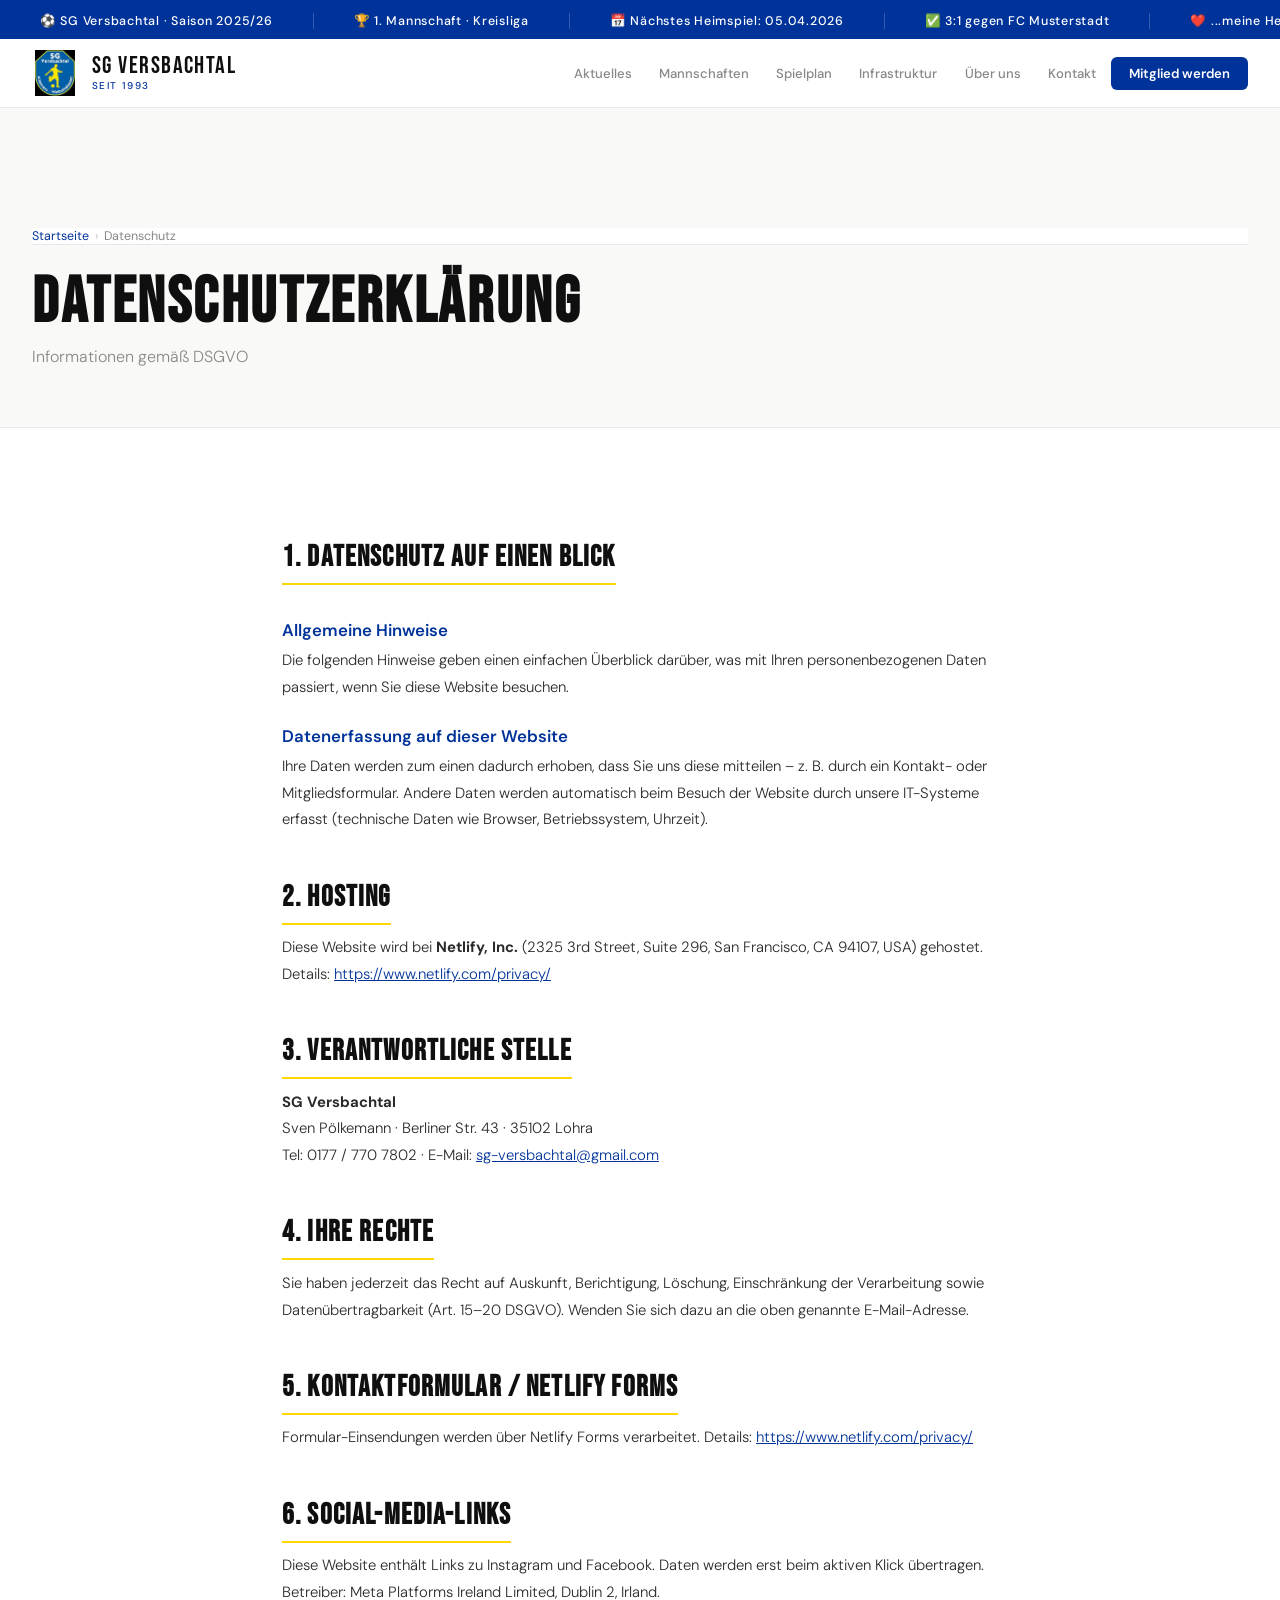
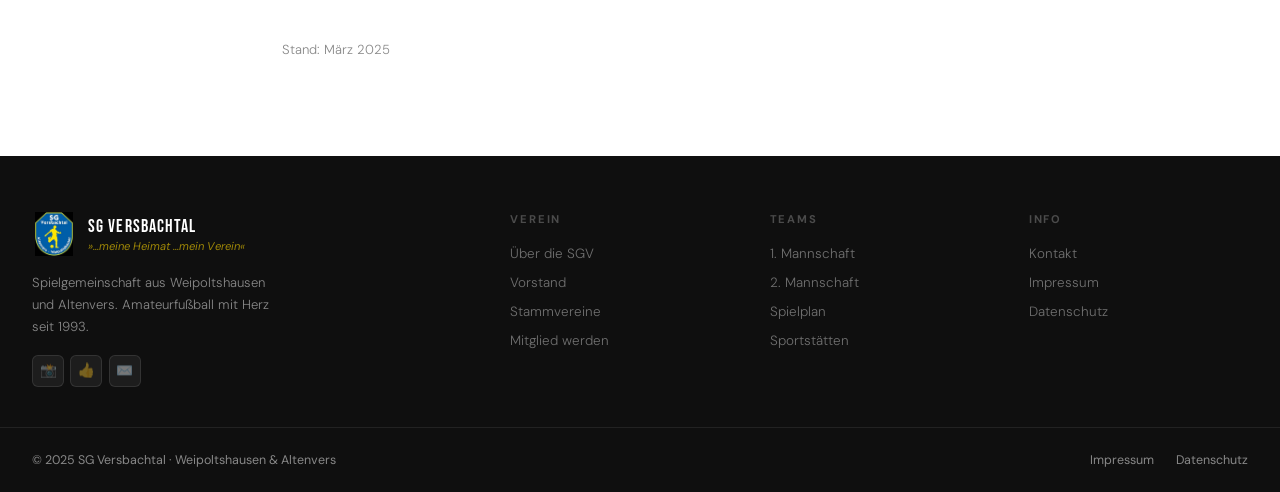
<file: datenschutz.html>
<!DOCTYPE html>
<html lang="de">
<head>
<meta charset="UTF-8"/>
<meta name="viewport" content="width=device-width,initial-scale=1.0"/>
<meta name="robots" content="noindex"/>
<title>Datenschutz | SG Versbachtal</title>
<style>
@import url('https://fonts.googleapis.com/css2?family=DM+Sans:ital,opsz,wght@0,9..40,300;0,9..40,400;0,9..40,500;0,9..40,700;1,9..40,300&family=Bebas+Neue&display=swap');
:root{--ink:#0f0f0f;--ink2:#2a2a2a;--muted:#888;--rule:#e8e8e8;--blue:#003399;--gold:#FFD700;--white:#fff;--off:#f9f9f7;--accent:#0033cc}
*,*::before,*::after{box-sizing:border-box;margin:0;padding:0}
html{scroll-behavior:smooth}
body{font-family:'DM Sans',sans-serif;background:var(--white);color:var(--ink);overflow-x:hidden}
a{text-decoration:none;color:inherit}ul{list-style:none}img{max-width:100%;display:block}
.ticker{background:var(--blue);color:#fff;padding:9px 0;overflow:hidden;white-space:nowrap}
.ticker-inner{display:inline-flex;gap:0;animation:tick 24s linear infinite}
.ti{font-size:.78rem;font-weight:500;letter-spacing:.06em;padding:0 2.5rem;border-right:1px solid rgba(255,255,255,.2)}
@keyframes tick{0%{transform:translateX(0)}100%{transform:translateX(-50%)}}
nav{background:var(--white);border-bottom:1px solid var(--rule);position:sticky;top:0;z-index:200}
.nav-inner{max-width:1320px;margin:0 auto;padding:0 2rem;height:68px;display:flex;align-items:center;justify-content:space-between;gap:2rem}
.brand{display:flex;align-items:center;gap:14px}.brand img{width:46px;height:46px;object-fit:contain}
.brand-name{font-family:'Bebas Neue',sans-serif;font-size:1.5rem;letter-spacing:.06em;color:var(--ink);line-height:1}
.brand-sub{font-size:.62rem;font-weight:500;color:var(--blue);letter-spacing:.14em;text-transform:uppercase;margin-top:1px}
.nav-links{display:flex;align-items:center;gap:.2rem}
.nav-links a{font-size:.82rem;font-weight:500;color:var(--muted);padding:7px 12px;border-radius:6px;transition:.2s;white-space:nowrap}
.nav-links a:hover{color:var(--ink);background:var(--off)}
.nav-cta{background:var(--blue)!important;color:#fff!important;border-radius:6px!important;padding:8px 18px!important;font-weight:600!important}
.nav-cta:hover{background:var(--accent)!important}
section{padding:80px 0}.page-hero{padding:120px 0 60px;background:var(--off);border-bottom:1px solid var(--rule)}
.container{max-width:1320px;margin:0 auto;padding:0 2rem}
.breadcrumb{display:flex;align-items:center;gap:6px;font-size:.78rem;color:var(--muted);margin-bottom:1.2rem}
.breadcrumb a{color:var(--blue)}.breadcrumb-sep{opacity:.5}
.section-rule{display:flex;align-items:baseline;gap:1.5rem;margin-bottom:2.5rem;padding-bottom:1rem;border-bottom:2px solid var(--ink)}
.section-rule h2{font-family:'Bebas Neue',sans-serif;font-size:clamp(1.8rem,3vw,2.6rem);letter-spacing:.04em}
.rule-tag{font-size:.72rem;font-weight:600;letter-spacing:.14em;text-transform:uppercase;color:var(--blue)}
.btn{display:inline-flex;align-items:center;gap:8px;padding:13px 26px;border-radius:6px;font-family:'DM Sans',sans-serif;font-size:.9rem;font-weight:600;cursor:pointer;border:none;transition:.2s}
.btn-blue{background:var(--blue);color:#fff}.btn-blue:hover{background:var(--accent);transform:translateY(-2px)}
.btn-ghost{background:transparent;color:var(--ink);border:1.5px solid var(--rule)}.btn-ghost:hover{border-color:var(--ink)}
.fi{opacity:0;transform:translateY(22px);transition:opacity .6s ease,transform .6s ease}
.fi.in{opacity:1;transform:none}.d1{transition-delay:.1s}.d2{transition-delay:.2s}.d3{transition-delay:.3s}
footer{background:var(--ink);color:rgba(255,255,255,.5);padding:3.5rem 0 1.5rem}
.foot-grid{display:grid;grid-template-columns:2fr 1fr 1fr 1fr;gap:2.5rem;padding-bottom:2.5rem;border-bottom:1px solid rgba(255,255,255,.08);max-width:1320px;margin:0 auto;padding-left:2rem;padding-right:2rem}
.fb{display:flex;flex-direction:column;gap:1rem}
.fb-logo{display:flex;align-items:center;gap:12px}.fb-logo img{width:44px;height:44px;object-fit:contain}
.fb-name{font-family:'Bebas Neue',sans-serif;font-size:1.15rem;letter-spacing:.06em;color:#fff}
.fb-slogan{font-size:.7rem;color:rgba(255,215,0,.6);font-style:italic;margin-top:1px}
.fb p{font-size:.82rem;line-height:1.7;font-weight:300;max-width:250px}
.fb-socs{display:flex;gap:.4rem}
.fb-soc{width:32px;height:32px;border-radius:6px;background:rgba(255,255,255,.06);border:1px solid rgba(255,255,255,.1);display:flex;align-items:center;justify-content:center;font-size:.85rem;color:rgba(255,255,255,.4);transition:.2s;cursor:pointer}
.fb-soc:hover{background:var(--gold);border-color:var(--gold);color:var(--ink)}
.fc h4{font-size:.7rem;font-weight:700;letter-spacing:.16em;text-transform:uppercase;color:rgba(255,255,255,.25);margin-bottom:1rem}
.fc ul{display:flex;flex-direction:column;gap:.5rem}
.fc ul a{font-size:.84rem;color:rgba(255,255,255,.4);transition:.2s;font-weight:300}.fc ul a:hover{color:#fff}
.foot-bottom{max-width:1320px;margin:0 auto;padding:1.5rem 2rem 0;display:flex;justify-content:space-between;align-items:center;flex-wrap:wrap;gap:.8rem}
.foot-copy{font-size:.78rem}.foot-legal{display:flex;gap:1.4rem}
.foot-legal a{font-size:.78rem;transition:.2s}.foot-legal a:hover{color:#fff}
.prose h2{font-family:'Bebas Neue',sans-serif;font-size:1.8rem;letter-spacing:.04em;color:var(--ink);margin:2rem 0 .6rem;padding-bottom:.5rem;border-bottom:2px solid var(--gold);display:inline-block}
.prose h3{font-size:1.05rem;font-weight:600;color:var(--blue);margin:1.5rem 0 .4rem}
.prose p{font-size:.93rem;color:var(--ink2);line-height:1.8;margin-bottom:.9rem;font-weight:300}
.prose a{color:var(--blue);text-decoration:underline}.prose ul{list-style:disc;padding-left:1.4rem;margin-bottom:.9rem}
.prose ul li{font-size:.93rem;color:var(--ink2);margin-bottom:.3rem;font-weight:300}
.people-grid{display:grid;grid-template-columns:repeat(auto-fit,minmax(200px,1fr));gap:1.2rem;margin-top:2rem}
.person-card{background:var(--white);border:1px solid var(--rule);border-radius:12px;padding:1.5rem 1.2rem;text-align:center;transition:.25s}
.person-card:hover{border-color:var(--blue);transform:translateY(-4px)}
.person-avatar{width:64px;height:64px;background:rgba(0,51,153,.08);border:2px solid rgba(0,51,153,.15);border-radius:50%;margin:0 auto .9rem;display:flex;align-items:center;justify-content:center;font-size:1.6rem}
.person-card h4{font-family:'Bebas Neue',sans-serif;font-size:1.1rem;letter-spacing:.04em;color:var(--ink);margin-bottom:3px}
.person-card .role{font-size:.74rem;font-weight:600;letter-spacing:.08em;text-transform:uppercase;color:var(--muted)}
.sv-grid{display:grid;grid-template-columns:repeat(2,1fr);gap:1.5rem;margin-top:2rem}
.sv-card{display:flex;gap:1.5rem;align-items:center;padding:1.8rem;border:1px solid var(--rule);border-radius:12px;transition:.25s}
.sv-card:hover{border-color:var(--blue);background:var(--off)}
.sv-logo{width:90px;height:90px;object-fit:contain;flex-shrink:0}
.sv-text h3{font-family:'Bebas Neue',sans-serif;font-size:1.3rem;letter-spacing:.04em;margin-bottom:.3rem}
.sv-text p{font-size:.86rem;color:var(--muted);line-height:1.6;font-weight:300}
@media(max-width:960px){.nav-links{display:none}.foot-grid{grid-template-columns:1fr}.sv-grid{grid-template-columns:1fr}.people-grid{grid-template-columns:1fr 1fr}}
@media(max-width:500px){.people-grid{grid-template-columns:1fr}}
</style>
</head>
<body>
<div class="ticker"><div class="ticker-inner" id="ti"><span class="ti">⚽ SG Versbachtal · Saison 2025/26</span><span class="ti">🏆 1. Mannschaft · Kreisliga</span><span class="ti">📅 Nächstes Heimspiel: 05.04.2026</span><span class="ti">✅ 3:1 gegen FC Musterstadt</span><span class="ti">❤️ ...meine Heimat · ...mein Verein</span><span class="ti">⚽ SG Versbachtal · Saison 2025/26</span><span class="ti">🏆 1. Mannschaft · Kreisliga</span><span class="ti">📅 Nächstes Heimspiel: 05.04.2026</span><span class="ti">✅ 3:1 gegen FC Musterstadt</span><span class="ti">❤️ ...meine Heimat · ...mein Verein</span></div></div>
<nav id="nav"><div class="nav-inner"><a href="index.html" class="brand"><img src="[data-uri]" alt="SGV"/><div><div class="brand-name">SG Versbachtal</div><div class="brand-sub">Seit 1993</div></div></a><div class="nav-links"><a href="index.html#aktuelles">Aktuelles</a><a href="index.html#mannschaften">Mannschaften</a><a href="index.html#spielplan">Spielplan</a><a href="index.html#infrastruktur">Infrastruktur</a><a href="die-sgv.html">Über uns</a><a href="index.html#kontakt">Kontakt</a><a href="index.html#mitglied" class="nav-cta">Mitglied werden</a></div></div></nav>
<div class="page-hero">
  <div class="container">
    <nav class="breadcrumb"><a href="index.html">Startseite</a><span class="breadcrumb-sep">›</span><span>Datenschutz</span></nav>
    <h1 style="font-family:'Bebas Neue',sans-serif;font-size:clamp(2.5rem,5vw,4rem);letter-spacing:.04em;margin-bottom:.3rem">Datenschutzerklärung</h1>
    <p style="font-size:1rem;color:var(--muted);font-weight:300">Informationen gemäß DSGVO</p>
  </div>
</div>
<section>
  <div class="container" style="max-width:780px">
    <div class="prose fi">
      <h2>1. Datenschutz auf einen Blick</h2>
      <h3>Allgemeine Hinweise</h3>
      <p>Die folgenden Hinweise geben einen einfachen Überblick darüber, was mit Ihren personenbezogenen Daten passiert, wenn Sie diese Website besuchen.</p>
      <h3>Datenerfassung auf dieser Website</h3>
      <p>Ihre Daten werden zum einen dadurch erhoben, dass Sie uns diese mitteilen – z. B. durch ein Kontakt- oder Mitgliedsformular. Andere Daten werden automatisch beim Besuch der Website durch unsere IT-Systeme erfasst (technische Daten wie Browser, Betriebssystem, Uhrzeit).</p>
      <h2>2. Hosting</h2>
      <p>Diese Website wird bei <strong>Netlify, Inc.</strong> (2325 3rd Street, Suite 296, San Francisco, CA 94107, USA) gehostet. Details: <a href="https://www.netlify.com/privacy/" target="_blank">https://www.netlify.com/privacy/</a></p>
      <h2>3. Verantwortliche Stelle</h2>
      <p><strong>SG Versbachtal</strong><br/>Sven Pölkemann · Berliner Str. 43 · 35102 Lohra<br/>Tel: 0177 / 770 7802 · E-Mail: <a href="mailto:sg-versbachtal@gmail.com">sg-versbachtal@gmail.com</a></p>
      <h2>4. Ihre Rechte</h2>
      <p>Sie haben jederzeit das Recht auf Auskunft, Berichtigung, Löschung, Einschränkung der Verarbeitung sowie Datenübertragbarkeit (Art. 15–20 DSGVO). Wenden Sie sich dazu an die oben genannte E-Mail-Adresse.</p>
      <h2>5. Kontaktformular / Netlify Forms</h2>
      <p>Formular-Einsendungen werden über Netlify Forms verarbeitet. Details: <a href="https://www.netlify.com/privacy/" target="_blank">https://www.netlify.com/privacy/</a></p>
      <h2>6. Social-Media-Links</h2>
      <p>Diese Website enthält Links zu Instagram und Facebook. Daten werden erst beim aktiven Klick übertragen. Betreiber: Meta Platforms Ireland Limited, Dublin 2, Irland.</p>
      <p style="font-size:.82rem;color:var(--muted);margin-top:2rem">Stand: März 2025</p>
    </div>
  </div>
</section>
<footer><div class="foot-grid"><div class="fb"><div class="fb-logo"><img src="[data-uri]" alt="SGV"/><div><div class="fb-name">SG Versbachtal</div><div class="fb-slogan">»...meine Heimat ...mein Verein«</div></div></div><p>Spielgemeinschaft aus Weipoltshausen und Altenvers. Amateurfußball mit Herz seit 1993.</p><div class="fb-socs"><a href="https://www.instagram.com/sgversbachtal/" target="_blank" class="fb-soc">📸</a><a href="https://www.facebook.com/search/top?q=sg%20versbachtal" target="_blank" class="fb-soc">👍</a><a href="mailto:sg-versbachtal@gmail.com" class="fb-soc">✉️</a></div></div><div class="fc"><h4>Verein</h4><ul><li><a href="die-sgv.html">Über die SGV</a></li><li><a href="die-sgv.html#vorstand">Vorstand</a></li><li><a href="die-sgv.html#stammvereine">Stammvereine</a></li><li><a href="index.html#mitglied">Mitglied werden</a></li></ul></div><div class="fc"><h4>Teams</h4><ul><li><a href="index.html#mannschaften">1. Mannschaft</a></li><li><a href="index.html#mannschaften">2. Mannschaft</a></li><li><a href="index.html#spielplan">Spielplan</a></li><li><a href="index.html#infrastruktur">Sportstätten</a></li></ul></div><div class="fc"><h4>Info</h4><ul><li><a href="index.html#kontakt">Kontakt</a></li><li><a href="impressum.html">Impressum</a></li><li><a href="datenschutz.html">Datenschutz</a></li></ul></div></div><div class="foot-bottom"><p class="foot-copy">© 2025 SG Versbachtal · Weipoltshausen &amp; Altenvers</p><div class="foot-legal"><a href="impressum.html">Impressum</a><a href="datenschutz.html">Datenschutz</a></div></div></footer>
<script>
const obs=new IntersectionObserver(e=>e.forEach(x=>{if(x.isIntersecting){x.target.classList.add('in');obs.unobserve(x.target)}}),{threshold:.1,rootMargin:'0px 0px -40px 0px'});
document.querySelectorAll('.fi').forEach(el=>obs.observe(el));
</script>
</body>
</html>
</file>
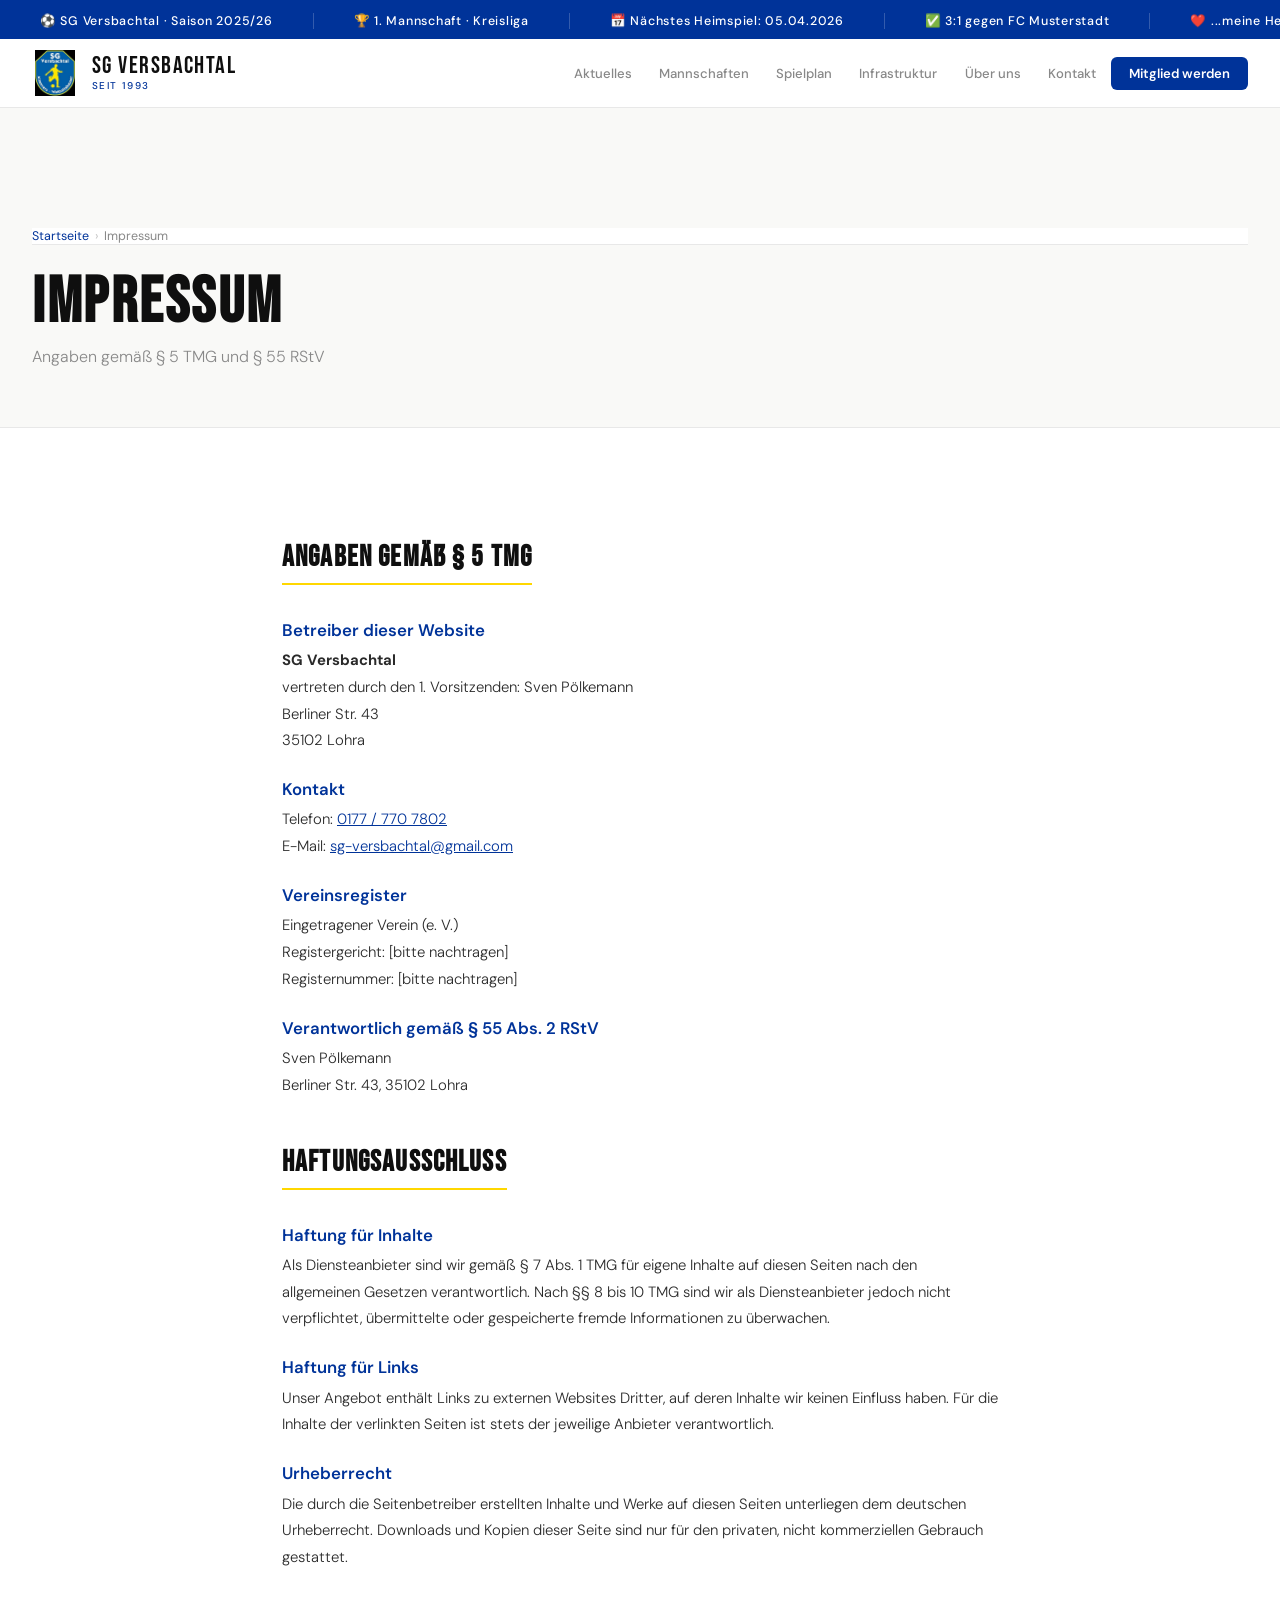
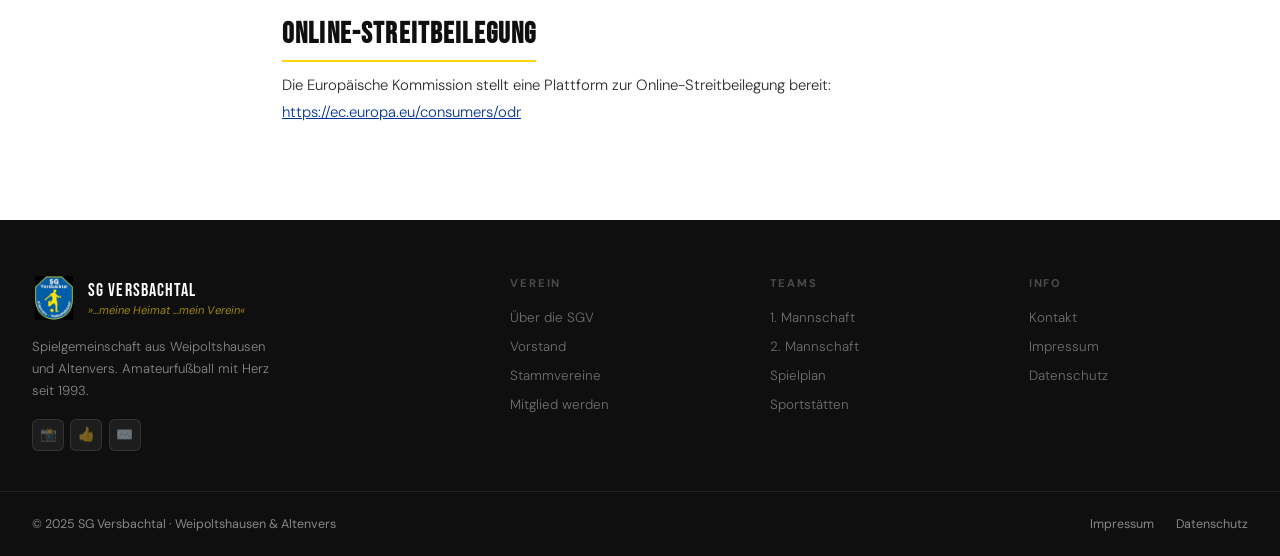
<file: impressum.html>
<!DOCTYPE html>
<html lang="de">
<head>
<meta charset="UTF-8"/>
<meta name="viewport" content="width=device-width,initial-scale=1.0"/>
<meta name="robots" content="noindex"/>
<title>Impressum | SG Versbachtal</title>
<style>
@import url('https://fonts.googleapis.com/css2?family=DM+Sans:ital,opsz,wght@0,9..40,300;0,9..40,400;0,9..40,500;0,9..40,700;1,9..40,300&family=Bebas+Neue&display=swap');
:root{--ink:#0f0f0f;--ink2:#2a2a2a;--muted:#888;--rule:#e8e8e8;--blue:#003399;--gold:#FFD700;--white:#fff;--off:#f9f9f7;--accent:#0033cc}
*,*::before,*::after{box-sizing:border-box;margin:0;padding:0}
html{scroll-behavior:smooth}
body{font-family:'DM Sans',sans-serif;background:var(--white);color:var(--ink);overflow-x:hidden}
a{text-decoration:none;color:inherit}ul{list-style:none}img{max-width:100%;display:block}
.ticker{background:var(--blue);color:#fff;padding:9px 0;overflow:hidden;white-space:nowrap}
.ticker-inner{display:inline-flex;gap:0;animation:tick 24s linear infinite}
.ti{font-size:.78rem;font-weight:500;letter-spacing:.06em;padding:0 2.5rem;border-right:1px solid rgba(255,255,255,.2)}
@keyframes tick{0%{transform:translateX(0)}100%{transform:translateX(-50%)}}
nav{background:var(--white);border-bottom:1px solid var(--rule);position:sticky;top:0;z-index:200}
.nav-inner{max-width:1320px;margin:0 auto;padding:0 2rem;height:68px;display:flex;align-items:center;justify-content:space-between;gap:2rem}
.brand{display:flex;align-items:center;gap:14px}.brand img{width:46px;height:46px;object-fit:contain}
.brand-name{font-family:'Bebas Neue',sans-serif;font-size:1.5rem;letter-spacing:.06em;color:var(--ink);line-height:1}
.brand-sub{font-size:.62rem;font-weight:500;color:var(--blue);letter-spacing:.14em;text-transform:uppercase;margin-top:1px}
.nav-links{display:flex;align-items:center;gap:.2rem}
.nav-links a{font-size:.82rem;font-weight:500;color:var(--muted);padding:7px 12px;border-radius:6px;transition:.2s;white-space:nowrap}
.nav-links a:hover{color:var(--ink);background:var(--off)}
.nav-cta{background:var(--blue)!important;color:#fff!important;border-radius:6px!important;padding:8px 18px!important;font-weight:600!important}
.nav-cta:hover{background:var(--accent)!important}
section{padding:80px 0}.page-hero{padding:120px 0 60px;background:var(--off);border-bottom:1px solid var(--rule)}
.container{max-width:1320px;margin:0 auto;padding:0 2rem}
.breadcrumb{display:flex;align-items:center;gap:6px;font-size:.78rem;color:var(--muted);margin-bottom:1.2rem}
.breadcrumb a{color:var(--blue)}.breadcrumb-sep{opacity:.5}
.section-rule{display:flex;align-items:baseline;gap:1.5rem;margin-bottom:2.5rem;padding-bottom:1rem;border-bottom:2px solid var(--ink)}
.section-rule h2{font-family:'Bebas Neue',sans-serif;font-size:clamp(1.8rem,3vw,2.6rem);letter-spacing:.04em}
.rule-tag{font-size:.72rem;font-weight:600;letter-spacing:.14em;text-transform:uppercase;color:var(--blue)}
.btn{display:inline-flex;align-items:center;gap:8px;padding:13px 26px;border-radius:6px;font-family:'DM Sans',sans-serif;font-size:.9rem;font-weight:600;cursor:pointer;border:none;transition:.2s}
.btn-blue{background:var(--blue);color:#fff}.btn-blue:hover{background:var(--accent);transform:translateY(-2px)}
.btn-ghost{background:transparent;color:var(--ink);border:1.5px solid var(--rule)}.btn-ghost:hover{border-color:var(--ink)}
.fi{opacity:0;transform:translateY(22px);transition:opacity .6s ease,transform .6s ease}
.fi.in{opacity:1;transform:none}.d1{transition-delay:.1s}.d2{transition-delay:.2s}.d3{transition-delay:.3s}
footer{background:var(--ink);color:rgba(255,255,255,.5);padding:3.5rem 0 1.5rem}
.foot-grid{display:grid;grid-template-columns:2fr 1fr 1fr 1fr;gap:2.5rem;padding-bottom:2.5rem;border-bottom:1px solid rgba(255,255,255,.08);max-width:1320px;margin:0 auto;padding-left:2rem;padding-right:2rem}
.fb{display:flex;flex-direction:column;gap:1rem}
.fb-logo{display:flex;align-items:center;gap:12px}.fb-logo img{width:44px;height:44px;object-fit:contain}
.fb-name{font-family:'Bebas Neue',sans-serif;font-size:1.15rem;letter-spacing:.06em;color:#fff}
.fb-slogan{font-size:.7rem;color:rgba(255,215,0,.6);font-style:italic;margin-top:1px}
.fb p{font-size:.82rem;line-height:1.7;font-weight:300;max-width:250px}
.fb-socs{display:flex;gap:.4rem}
.fb-soc{width:32px;height:32px;border-radius:6px;background:rgba(255,255,255,.06);border:1px solid rgba(255,255,255,.1);display:flex;align-items:center;justify-content:center;font-size:.85rem;color:rgba(255,255,255,.4);transition:.2s;cursor:pointer}
.fb-soc:hover{background:var(--gold);border-color:var(--gold);color:var(--ink)}
.fc h4{font-size:.7rem;font-weight:700;letter-spacing:.16em;text-transform:uppercase;color:rgba(255,255,255,.25);margin-bottom:1rem}
.fc ul{display:flex;flex-direction:column;gap:.5rem}
.fc ul a{font-size:.84rem;color:rgba(255,255,255,.4);transition:.2s;font-weight:300}.fc ul a:hover{color:#fff}
.foot-bottom{max-width:1320px;margin:0 auto;padding:1.5rem 2rem 0;display:flex;justify-content:space-between;align-items:center;flex-wrap:wrap;gap:.8rem}
.foot-copy{font-size:.78rem}.foot-legal{display:flex;gap:1.4rem}
.foot-legal a{font-size:.78rem;transition:.2s}.foot-legal a:hover{color:#fff}
.prose h2{font-family:'Bebas Neue',sans-serif;font-size:1.8rem;letter-spacing:.04em;color:var(--ink);margin:2rem 0 .6rem;padding-bottom:.5rem;border-bottom:2px solid var(--gold);display:inline-block}
.prose h3{font-size:1.05rem;font-weight:600;color:var(--blue);margin:1.5rem 0 .4rem}
.prose p{font-size:.93rem;color:var(--ink2);line-height:1.8;margin-bottom:.9rem;font-weight:300}
.prose a{color:var(--blue);text-decoration:underline}.prose ul{list-style:disc;padding-left:1.4rem;margin-bottom:.9rem}
.prose ul li{font-size:.93rem;color:var(--ink2);margin-bottom:.3rem;font-weight:300}
.people-grid{display:grid;grid-template-columns:repeat(auto-fit,minmax(200px,1fr));gap:1.2rem;margin-top:2rem}
.person-card{background:var(--white);border:1px solid var(--rule);border-radius:12px;padding:1.5rem 1.2rem;text-align:center;transition:.25s}
.person-card:hover{border-color:var(--blue);transform:translateY(-4px)}
.person-avatar{width:64px;height:64px;background:rgba(0,51,153,.08);border:2px solid rgba(0,51,153,.15);border-radius:50%;margin:0 auto .9rem;display:flex;align-items:center;justify-content:center;font-size:1.6rem}
.person-card h4{font-family:'Bebas Neue',sans-serif;font-size:1.1rem;letter-spacing:.04em;color:var(--ink);margin-bottom:3px}
.person-card .role{font-size:.74rem;font-weight:600;letter-spacing:.08em;text-transform:uppercase;color:var(--muted)}
.sv-grid{display:grid;grid-template-columns:repeat(2,1fr);gap:1.5rem;margin-top:2rem}
.sv-card{display:flex;gap:1.5rem;align-items:center;padding:1.8rem;border:1px solid var(--rule);border-radius:12px;transition:.25s}
.sv-card:hover{border-color:var(--blue);background:var(--off)}
.sv-logo{width:90px;height:90px;object-fit:contain;flex-shrink:0}
.sv-text h3{font-family:'Bebas Neue',sans-serif;font-size:1.3rem;letter-spacing:.04em;margin-bottom:.3rem}
.sv-text p{font-size:.86rem;color:var(--muted);line-height:1.6;font-weight:300}
@media(max-width:960px){.nav-links{display:none}.foot-grid{grid-template-columns:1fr}.sv-grid{grid-template-columns:1fr}.people-grid{grid-template-columns:1fr 1fr}}
@media(max-width:500px){.people-grid{grid-template-columns:1fr}}
</style>
</head>
<body>
<div class="ticker"><div class="ticker-inner" id="ti"><span class="ti">⚽ SG Versbachtal · Saison 2025/26</span><span class="ti">🏆 1. Mannschaft · Kreisliga</span><span class="ti">📅 Nächstes Heimspiel: 05.04.2026</span><span class="ti">✅ 3:1 gegen FC Musterstadt</span><span class="ti">❤️ ...meine Heimat · ...mein Verein</span><span class="ti">⚽ SG Versbachtal · Saison 2025/26</span><span class="ti">🏆 1. Mannschaft · Kreisliga</span><span class="ti">📅 Nächstes Heimspiel: 05.04.2026</span><span class="ti">✅ 3:1 gegen FC Musterstadt</span><span class="ti">❤️ ...meine Heimat · ...mein Verein</span></div></div>
<nav id="nav"><div class="nav-inner"><a href="index.html" class="brand"><img src="[data-uri]" alt="SGV"/><div><div class="brand-name">SG Versbachtal</div><div class="brand-sub">Seit 1993</div></div></a><div class="nav-links"><a href="index.html#aktuelles">Aktuelles</a><a href="index.html#mannschaften">Mannschaften</a><a href="index.html#spielplan">Spielplan</a><a href="index.html#infrastruktur">Infrastruktur</a><a href="die-sgv.html">Über uns</a><a href="index.html#kontakt">Kontakt</a><a href="index.html#mitglied" class="nav-cta">Mitglied werden</a></div></div></nav>
<div class="page-hero">
  <div class="container">
    <nav class="breadcrumb"><a href="index.html">Startseite</a><span class="breadcrumb-sep">›</span><span>Impressum</span></nav>
    <h1 style="font-family:'Bebas Neue',sans-serif;font-size:clamp(2.5rem,5vw,4rem);letter-spacing:.04em;margin-bottom:.3rem">Impressum</h1>
    <p style="font-size:1rem;color:var(--muted);font-weight:300">Angaben gemäß § 5 TMG und § 55 RStV</p>
  </div>
</div>
<section>
  <div class="container" style="max-width:780px">
    <div class="prose fi">
      <h2>Angaben gemäß § 5 TMG</h2>
      <h3>Betreiber dieser Website</h3>
      <p><strong>SG Versbachtal</strong><br/>vertreten durch den 1. Vorsitzenden: Sven Pölkemann<br/>Berliner Str. 43<br/>35102 Lohra</p>
      <h3>Kontakt</h3>
      <p>Telefon: <a href="tel:+4917770780802">0177 / 770 7802</a><br/>E-Mail: <a href="mailto:sg-versbachtal@gmail.com">sg-versbachtal@gmail.com</a></p>
      <h3>Vereinsregister</h3>
      <p>Eingetragener Verein (e. V.)<br/>Registergericht: [bitte nachtragen]<br/>Registernummer: [bitte nachtragen]</p>
      <h3>Verantwortlich gemäß § 55 Abs. 2 RStV</h3>
      <p>Sven Pölkemann<br/>Berliner Str. 43, 35102 Lohra</p>
      <h2>Haftungsausschluss</h2>
      <h3>Haftung für Inhalte</h3>
      <p>Als Diensteanbieter sind wir gemäß § 7 Abs. 1 TMG für eigene Inhalte auf diesen Seiten nach den allgemeinen Gesetzen verantwortlich. Nach §§ 8 bis 10 TMG sind wir als Diensteanbieter jedoch nicht verpflichtet, übermittelte oder gespeicherte fremde Informationen zu überwachen.</p>
      <h3>Haftung für Links</h3>
      <p>Unser Angebot enthält Links zu externen Websites Dritter, auf deren Inhalte wir keinen Einfluss haben. Für die Inhalte der verlinkten Seiten ist stets der jeweilige Anbieter verantwortlich.</p>
      <h3>Urheberrecht</h3>
      <p>Die durch die Seitenbetreiber erstellten Inhalte und Werke auf diesen Seiten unterliegen dem deutschen Urheberrecht. Downloads und Kopien dieser Seite sind nur für den privaten, nicht kommerziellen Gebrauch gestattet.</p>
      <h2>Online-Streitbeilegung</h2>
      <p>Die Europäische Kommission stellt eine Plattform zur Online-Streitbeilegung bereit: <a href="https://ec.europa.eu/consumers/odr" target="_blank">https://ec.europa.eu/consumers/odr</a></p>
    </div>
  </div>
</section>
<footer><div class="foot-grid"><div class="fb"><div class="fb-logo"><img src="[data-uri]" alt="SGV"/><div><div class="fb-name">SG Versbachtal</div><div class="fb-slogan">»...meine Heimat ...mein Verein«</div></div></div><p>Spielgemeinschaft aus Weipoltshausen und Altenvers. Amateurfußball mit Herz seit 1993.</p><div class="fb-socs"><a href="https://www.instagram.com/sgversbachtal/" target="_blank" class="fb-soc">📸</a><a href="https://www.facebook.com/search/top?q=sg%20versbachtal" target="_blank" class="fb-soc">👍</a><a href="mailto:sg-versbachtal@gmail.com" class="fb-soc">✉️</a></div></div><div class="fc"><h4>Verein</h4><ul><li><a href="die-sgv.html">Über die SGV</a></li><li><a href="die-sgv.html#vorstand">Vorstand</a></li><li><a href="die-sgv.html#stammvereine">Stammvereine</a></li><li><a href="index.html#mitglied">Mitglied werden</a></li></ul></div><div class="fc"><h4>Teams</h4><ul><li><a href="index.html#mannschaften">1. Mannschaft</a></li><li><a href="index.html#mannschaften">2. Mannschaft</a></li><li><a href="index.html#spielplan">Spielplan</a></li><li><a href="index.html#infrastruktur">Sportstätten</a></li></ul></div><div class="fc"><h4>Info</h4><ul><li><a href="index.html#kontakt">Kontakt</a></li><li><a href="impressum.html">Impressum</a></li><li><a href="datenschutz.html">Datenschutz</a></li></ul></div></div><div class="foot-bottom"><p class="foot-copy">© 2025 SG Versbachtal · Weipoltshausen &amp; Altenvers</p><div class="foot-legal"><a href="impressum.html">Impressum</a><a href="datenschutz.html">Datenschutz</a></div></div></footer>
<script>
const obs=new IntersectionObserver(e=>e.forEach(x=>{if(x.isIntersecting){x.target.classList.add('in');obs.unobserve(x.target)}}),{threshold:.1,rootMargin:'0px 0px -40px 0px'});
document.querySelectorAll('.fi').forEach(el=>obs.observe(el));
</script>
</body>
</html>
</file>
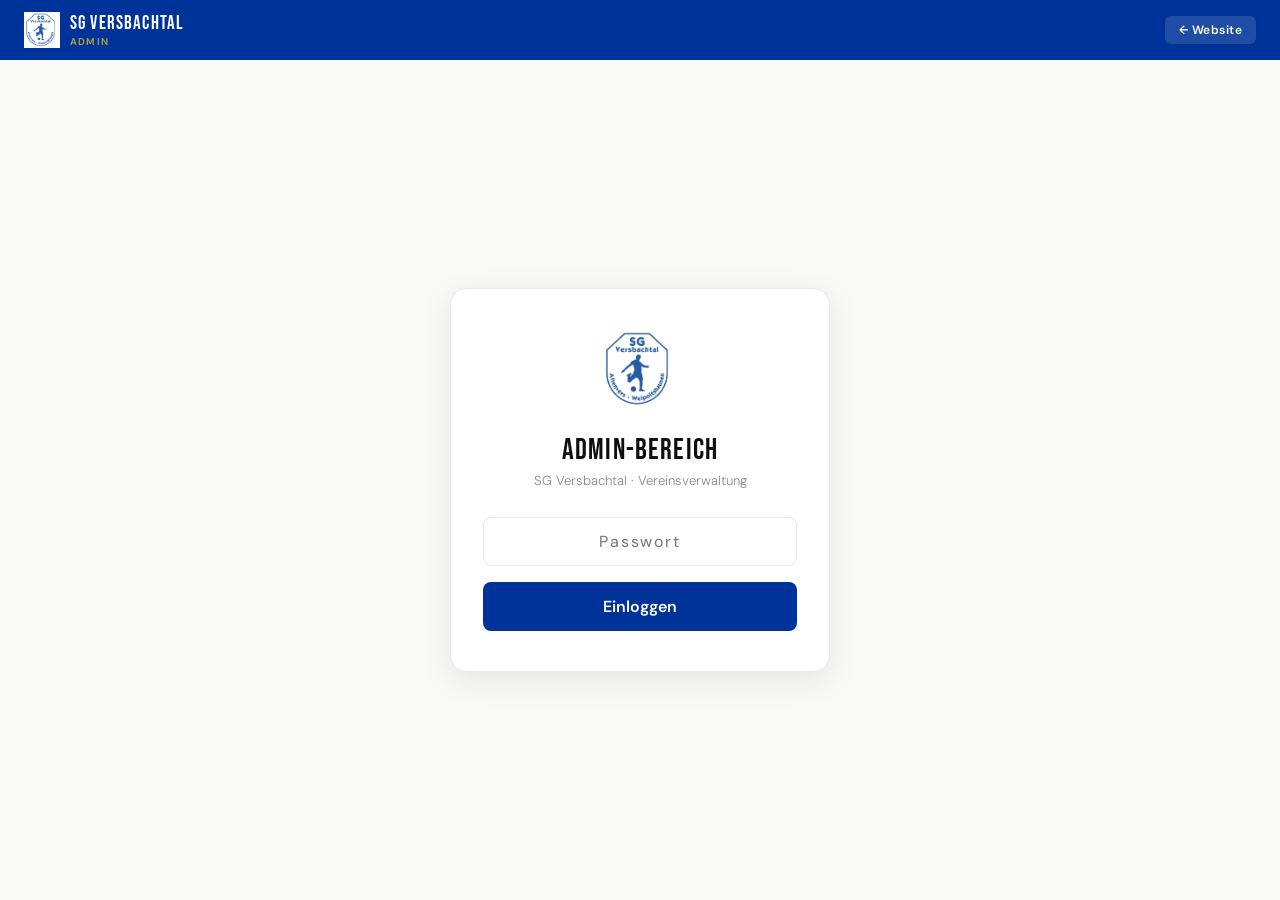
<file: sgv-v4-admin-preview.html>
<!DOCTYPE html>
<html lang="de">
<head>
<meta charset="UTF-8"/>
<meta name="viewport" content="width=device-width,initial-scale=1.0"/>
<meta name="robots" content="noindex,nofollow"/>
<title>Admin · SG Versbachtal</title>
<link href="https://fonts.googleapis.com/css2?family=DM+Sans:ital,opsz,wght@0,9..40,300;0,9..40,400;0,9..40,500;0,9..40,700&family=Bebas+Neue&display=swap" rel="stylesheet">
<style>
*,*::before,*::after{box-sizing:border-box;margin:0;padding:0}
:root{--blue:#003399;--gold:#FFD700;--ink:#0f0f0f;--muted:#888;--rule:#e8e8e8;--off:#f9f9f7;--white:#fff;--red:#dc2626;--green:#16a34a}
body{font-family:'DM Sans',sans-serif;background:var(--off);color:var(--ink);min-height:100vh}
a{text-decoration:none;color:inherit}

/* TOPBAR */
.topbar{background:var(--blue);padding:12px 1.5rem;display:flex;align-items:center;justify-content:space-between}
.tb-brand{display:flex;align-items:center;gap:10px}
.tb-brand img{width:36px;height:36px;object-fit:contain}
.tb-name{font-family:'Bebas Neue',sans-serif;font-size:1.2rem;letter-spacing:.06em;color:#fff}
.tb-sub{font-size:.62rem;font-weight:600;letter-spacing:.12em;text-transform:uppercase;color:rgba(255,215,0,.7)}
.tb-right{display:flex;gap:.5rem;align-items:center}
.tb-btn{font-size:.75rem;font-weight:600;padding:6px 14px;border-radius:6px;cursor:pointer;border:none;font-family:'DM Sans',sans-serif;letter-spacing:.04em;transition:.2s;-webkit-tap-highlight-color:transparent}
.tb-home{background:rgba(255,255,255,.12);color:#fff}.tb-home:hover{background:rgba(255,255,255,.2)}
.tb-logout{background:rgba(220,38,38,.7);color:#fff}.tb-logout:hover{background:#dc2626}

/* LOGIN */
#loginScreen{display:flex;align-items:center;justify-content:center;min-height:calc(100vh - 60px);padding:2rem}
.login-box{background:var(--white);border:1px solid var(--rule);border-radius:16px;padding:2.5rem 2rem;width:100%;max-width:380px;text-align:center;box-shadow:0 8px 32px rgba(0,0,0,.08)}
.login-logo{width:80px;height:80px;object-fit:contain;margin:0 auto 1.2rem}
.login-title{font-family:'Bebas Neue',sans-serif;font-size:1.8rem;letter-spacing:.04em;margin-bottom:.25rem}
.login-sub{font-size:.82rem;color:var(--muted);margin-bottom:1.8rem;font-weight:300}
.login-box input{width:100%;padding:13px 14px;border:1.5px solid var(--rule);border-radius:8px;font-family:'DM Sans',sans-serif;font-size:1rem;outline:none;transition:.2s;text-align:center;letter-spacing:.12em;margin-bottom:1rem}
.login-box input:focus{border-color:var(--blue);box-shadow:0 0 0 3px rgba(0,51,153,.08)}
.login-btn{width:100%;padding:14px;background:var(--blue);color:#fff;border:none;border-radius:8px;font-family:'DM Sans',sans-serif;font-size:1rem;font-weight:600;cursor:pointer;transition:.2s}
.login-btn:hover{background:#0033cc}
.login-err{color:var(--red);font-size:.82rem;margin-top:.75rem;display:none}

/* ADMIN PANEL */
#adminPanel{display:none;max-width:860px;margin:0 auto;padding:2rem 1.5rem}
.panel-title{font-family:'Bebas Neue',sans-serif;font-size:2rem;letter-spacing:.04em;margin-bottom:1.5rem;padding-bottom:.75rem;border-bottom:2px solid var(--ink)}
.panel-grid{display:grid;grid-template-columns:1fr 1fr;gap:1.5rem;align-items:start}

/* FORM CARD */
.card{background:var(--white);border:1px solid var(--rule);border-radius:14px;padding:1.5rem}
.card-title{font-family:'Bebas Neue',sans-serif;font-size:1.3rem;letter-spacing:.04em;margin-bottom:1.2rem;display:flex;align-items:center;gap:8px}
.fg{display:flex;flex-direction:column;gap:5px;margin-bottom:.9rem}
.fg label{font-size:.68rem;font-weight:700;letter-spacing:.1em;text-transform:uppercase;color:var(--muted)}
.fg input,.fg select,.fg textarea{padding:11px 12px;background:var(--off);border:1.5px solid var(--rule);border-radius:8px;font-family:'DM Sans',sans-serif;font-size:.95rem;color:var(--ink);outline:none;transition:.2s;width:100%;-webkit-appearance:none}
.fg input:focus,.fg select:focus,.fg textarea:focus{border-color:var(--blue);background:#fff;box-shadow:0 0 0 3px rgba(0,51,153,.08)}
.fg textarea{resize:vertical;min-height:110px;line-height:1.5}
.submit-btn{width:100%;padding:13px;background:var(--blue);color:#fff;border:none;border-radius:8px;font-family:'DM Sans',sans-serif;font-size:.95rem;font-weight:700;cursor:pointer;transition:.2s;letter-spacing:.04em}
.submit-btn:hover{background:#0033cc}
.submit-btn:active{transform:scale(.98)}
.success-msg{background:#dcfce7;color:var(--green);border:1px solid #bbf7d0;border-radius:8px;padding:.8rem 1rem;font-size:.84rem;font-weight:600;margin-top:.75rem;display:none;text-align:center}

/* POSTS LIST */
.posts-list{display:flex;flex-direction:column;gap:.6rem;max-height:520px;overflow-y:auto}
.post-item{background:var(--off);border:1px solid var(--rule);border-radius:10px;padding:.9rem 1rem;display:flex;gap:.75rem;align-items:flex-start}
.pi-emoji{font-size:1.4rem;flex-shrink:0;line-height:1}
.pi-body{flex:1;min-width:0}
.pi-cat{font-size:.62rem;font-weight:700;letter-spacing:.1em;text-transform:uppercase;color:var(--blue);margin-bottom:2px}
.pi-title{font-family:'Bebas Neue',sans-serif;font-size:1rem;letter-spacing:.04em;color:var(--ink);white-space:nowrap;overflow:hidden;text-overflow:ellipsis}
.pi-text{font-size:.78rem;color:var(--muted);font-weight:300;white-space:nowrap;overflow:hidden;text-overflow:ellipsis;margin-top:1px}
.pi-date{font-size:.65rem;color:var(--muted);margin-top:3px;font-weight:500}
.pi-del{background:transparent;border:none;cursor:pointer;color:var(--muted);font-size:1.1rem;padding:4px;border-radius:4px;transition:.2s;flex-shrink:0;line-height:1}
.pi-del:hover{color:var(--red);background:rgba(220,38,38,.08)}
.no-posts{text-align:center;padding:2rem 1rem;color:var(--muted);font-size:.86rem;font-weight:300}

/* TICKER EDIT */
.ticker-editor{margin-top:1.5rem}
.te-tag{display:inline-flex;align-items:center;gap:6px;padding:5px 10px;background:var(--off);border:1px solid var(--rule);border-radius:6px;font-size:.78rem;font-weight:500;margin:.25rem}
.te-del{background:none;border:none;color:var(--muted);cursor:pointer;font-size:.9rem;line-height:1;padding:0 0 0 4px}
.te-del:hover{color:var(--red)}

/* RESPONSIVE */
@media(max-width:680px){.panel-grid{grid-template-columns:1fr}.panel-title{font-size:1.5rem}}
</style>
</head>
<body>

<div class="topbar">
  <div class="tb-brand">
    <img src="[data-uri]" alt="SGV"/>
    <div><div class="tb-name">SG Versbachtal</div><div class="tb-sub">Admin</div></div>
  </div>
  <div class="tb-right">
    <button class="tb-btn tb-home" onclick="location.href='index.html'">← Website</button>
    <button class="tb-btn tb-logout" id="logoutBtn" style="display:none" onclick="logout()">Abmelden</button>
  </div>
</div>

<!-- LOGIN -->
<div id="loginScreen">
  <div class="login-box">
    <img src="[data-uri]" class="login-logo" alt="SGV"/>
    <div class="login-title">Admin-Bereich</div>
    <div class="login-sub">SG Versbachtal · Vereinsverwaltung</div>
    <input type="password" id="passInput" placeholder="Passwort" autocomplete="current-password"
      onkeydown="if(event.key==='Enter')doLogin()"/>
    <button class="login-btn" onclick="doLogin()">Einloggen</button>
    <div class="login-err" id="loginErr">❌ Falsches Passwort</div>
  </div>
</div>

<!-- ADMIN PANEL -->
<div id="adminPanel">
  <div class="panel-title">📋 Vereinsverwaltung</div>

  <div class="panel-grid">

    <!-- NEW POST FORM -->
    <div class="card">
      <div class="card-title">📰 Neuer Beitrag</div>
      <div class="fg">
        <label>Kategorie</label>
        <select id="postCat">
          <option>Vereinsnews</option>
          <option>Spielbericht</option>
          <option>Termin</option>
          <option>Ankündigung</option>
          <option>Sonstiges</option>
        </select>
      </div>
      <div class="fg">
        <label>Titel *</label>
        <input type="text" id="postTitle" placeholder="z. B. Trainingsbeginn nach Winterpause" maxlength="80"/>
      </div>
      <div class="fg">
        <label>Text *</label>
        <textarea id="postText" placeholder="Beitragstext hier eingeben…" maxlength="500"></textarea>
      </div>
      <button class="submit-btn" onclick="addPost()">Beitrag veröffentlichen →</button>
      <div class="success-msg" id="postSuccess">✓ Beitrag veröffentlicht!</div>
    </div>

    <!-- POSTS LIST -->
    <div class="card">
      <div class="card-title">📄 Veröffentlichte Beiträge <span id="postCount" style="font-family:'DM Sans',sans-serif;font-size:.85rem;font-weight:400;color:var(--muted)"></span></div>
      <div class="posts-list" id="postsList"></div>
    </div>

  </div>

  <!-- TICKER EDIT -->
  <div class="card ticker-editor" style="margin-top:1.5rem">
    <div class="card-title">📡 Ticker bearbeiten</div>
    <p style="font-size:.82rem;color:var(--muted);font-weight:300;margin-bottom:1rem">Füge eigene Texte zum Laufband hinzu — sie erscheinen sofort auf der Startseite.</p>
    <div style="display:flex;gap:.5rem;margin-bottom:.75rem;flex-wrap:wrap">
      <input type="text" id="tickerInput" placeholder="z. B. ⚽ Heimspiel Sa. 15:00 Uhr!" maxlength="80"
        style="flex:1;min-width:180px;padding:10px 12px;border:1.5px solid var(--rule);border-radius:8px;font-family:'DM Sans',sans-serif;font-size:.9rem;outline:none"
        onkeydown="if(event.key==='Enter')addTickerItem()"
        onfocus="this.style.borderColor='var(--blue)'" onblur="this.style.borderColor='var(--rule)'"/>
      <button onclick="addTickerItem()" style="padding:10px 18px;background:var(--blue);color:#fff;border:none;border-radius:8px;font-family:'DM Sans',sans-serif;font-weight:600;font-size:.9rem;cursor:pointer">Hinzufügen</button>
    </div>
    <div id="tickerTags"></div>
  </div>

</div>

<script>
const NS = 'sgv_news_v1';
const TS = 'sgv_ticker_v1';
const PASS = 'sgv2025';
const EMOJIS = {'Vereinsnews':'📰','Spielbericht':'⚽','Termin':'📅','Ankündigung':'📣','Sonstiges':'💬'};

// ── AUTH ───────────────────────────────────────────────────────────────────
function doLogin() {
  const v = document.getElementById('passInput').value;
  if (v === PASS) {
    sessionStorage.setItem('sgv_auth','1');
    showPanel();
  } else {
    document.getElementById('loginErr').style.display='block';
    document.getElementById('passInput').value='';
    document.getElementById('passInput').focus();
  }
}

function logout() {
  sessionStorage.removeItem('sgv_auth');
  location.reload();
}

function showPanel() {
  document.getElementById('loginScreen').style.display='none';
  document.getElementById('adminPanel').style.display='block';
  document.getElementById('logoutBtn').style.display='';
  renderPosts();
  renderTickerTags();
}

// ── DATA ──────────────────────────────────────────────────────────────────
function getPosts() {
  try { return JSON.parse(localStorage.getItem(NS)||'[]'); } catch(e) { return []; }
}
function savePosts(p) { localStorage.setItem(NS, JSON.stringify(p)); }
function getTicker() {
  try { return JSON.parse(localStorage.getItem(TS)||'[]'); } catch(e) { return []; }
}
function saveTicker(t) { localStorage.setItem(TS, JSON.stringify(t)); }

// ── ADD POST ──────────────────────────────────────────────────────────────
function addPost() {
  const cat = document.getElementById('postCat').value;
  const title = document.getElementById('postTitle').value.trim();
  const text = document.getElementById('postText').value.trim();
  if (!title || !text) { alert('Bitte Titel und Text ausfüllen.'); return; }
  const posts = getPosts();
  posts.push({ id: Date.now(), cat, title, text, date: new Date().toISOString() });
  savePosts(posts);
  document.getElementById('postTitle').value='';
  document.getElementById('postText').value='';
  const msg = document.getElementById('postSuccess');
  msg.style.display='block';
  setTimeout(()=>msg.style.display='none', 3000);
  renderPosts();
}

// ── DELETE POST ──────────────────────────────────────────────────────────
function deletePost(id) {
  if (!confirm('Beitrag löschen?')) return;
  savePosts(getPosts().filter(p=>p.id!==id));
  renderPosts();
}

// ── RENDER POSTS ──────────────────────────────────────────────────────────
function renderPosts() {
  const list = document.getElementById('postsList');
  const posts = getPosts();
  document.getElementById('postCount').textContent = posts.length ? `(${posts.length})` : '';
  if (!posts.length) {
    list.innerHTML = '<div class="no-posts">📭 Noch keine Beiträge</div>';
    return;
  }
  list.innerHTML = [...posts].reverse().map(p => {
    const d = new Date(p.date).toLocaleDateString('de-DE',{day:'2-digit',month:'2-digit',year:'numeric'});
    return `<div class="post-item">
      <span class="pi-emoji">${EMOJIS[p.cat]||'📰'}</span>
      <div class="pi-body">
        <div class="pi-cat">${p.cat}</div>
        <div class="pi-title">${p.title}</div>
        <div class="pi-text">${p.text}</div>
        <div class="pi-date">${d}</div>
      </div>
      <button class="pi-del" onclick="deletePost(${p.id})" title="Löschen">🗑</button>
    </div>`;
  }).join('');
}

// ── TICKER ────────────────────────────────────────────────────────────────
function addTickerItem() {
  const inp = document.getElementById('tickerInput');
  const val = inp.value.trim();
  if (!val) return;
  const items = getTicker();
  items.push({ id: Date.now(), text: val });
  saveTicker(items);
  inp.value = '';
  renderTickerTags();
}

function deleteTickerItem(id) {
  saveTicker(getTicker().filter(t=>t.id!==id));
  renderTickerTags();
}

function renderTickerTags() {
  const box = document.getElementById('tickerTags');
  const items = getTicker();
  if (!items.length) {
    box.innerHTML = '<span style="font-size:.8rem;color:var(--muted);font-weight:300">Noch keine eigenen Ticker-Einträge</span>';
    return;
  }
  box.innerHTML = items.map(t=>
    `<span class="te-tag">${t.text}<button class="te-del" onclick="deleteTickerItem(${t.id})">✕</button></span>`
  ).join('');
}

// ── INIT ──────────────────────────────────────────────────────────────────
if (sessionStorage.getItem('sgv_auth') === '1') showPanel();
document.getElementById('passInput')?.addEventListener('keydown', e => {
  if (e.key==='Enter') doLogin();
});
</script>
</body>
</html>
</file>
